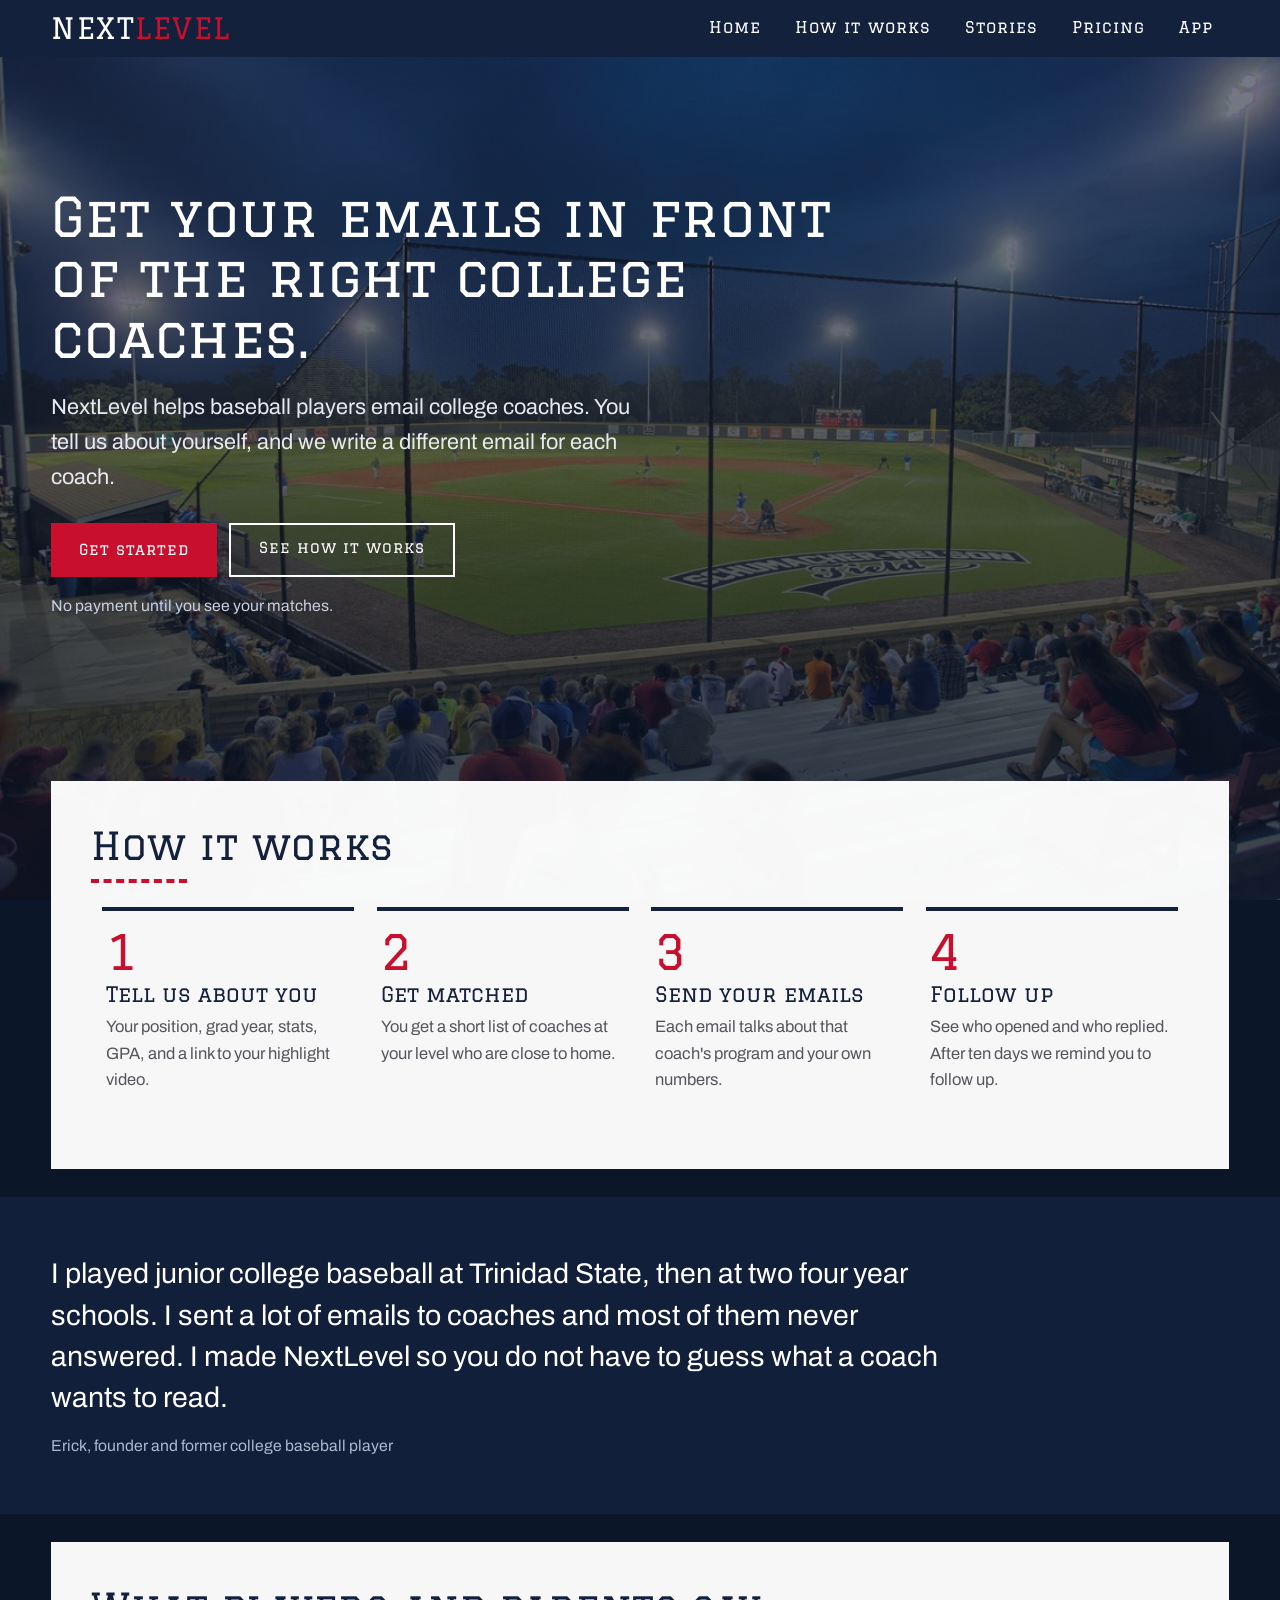
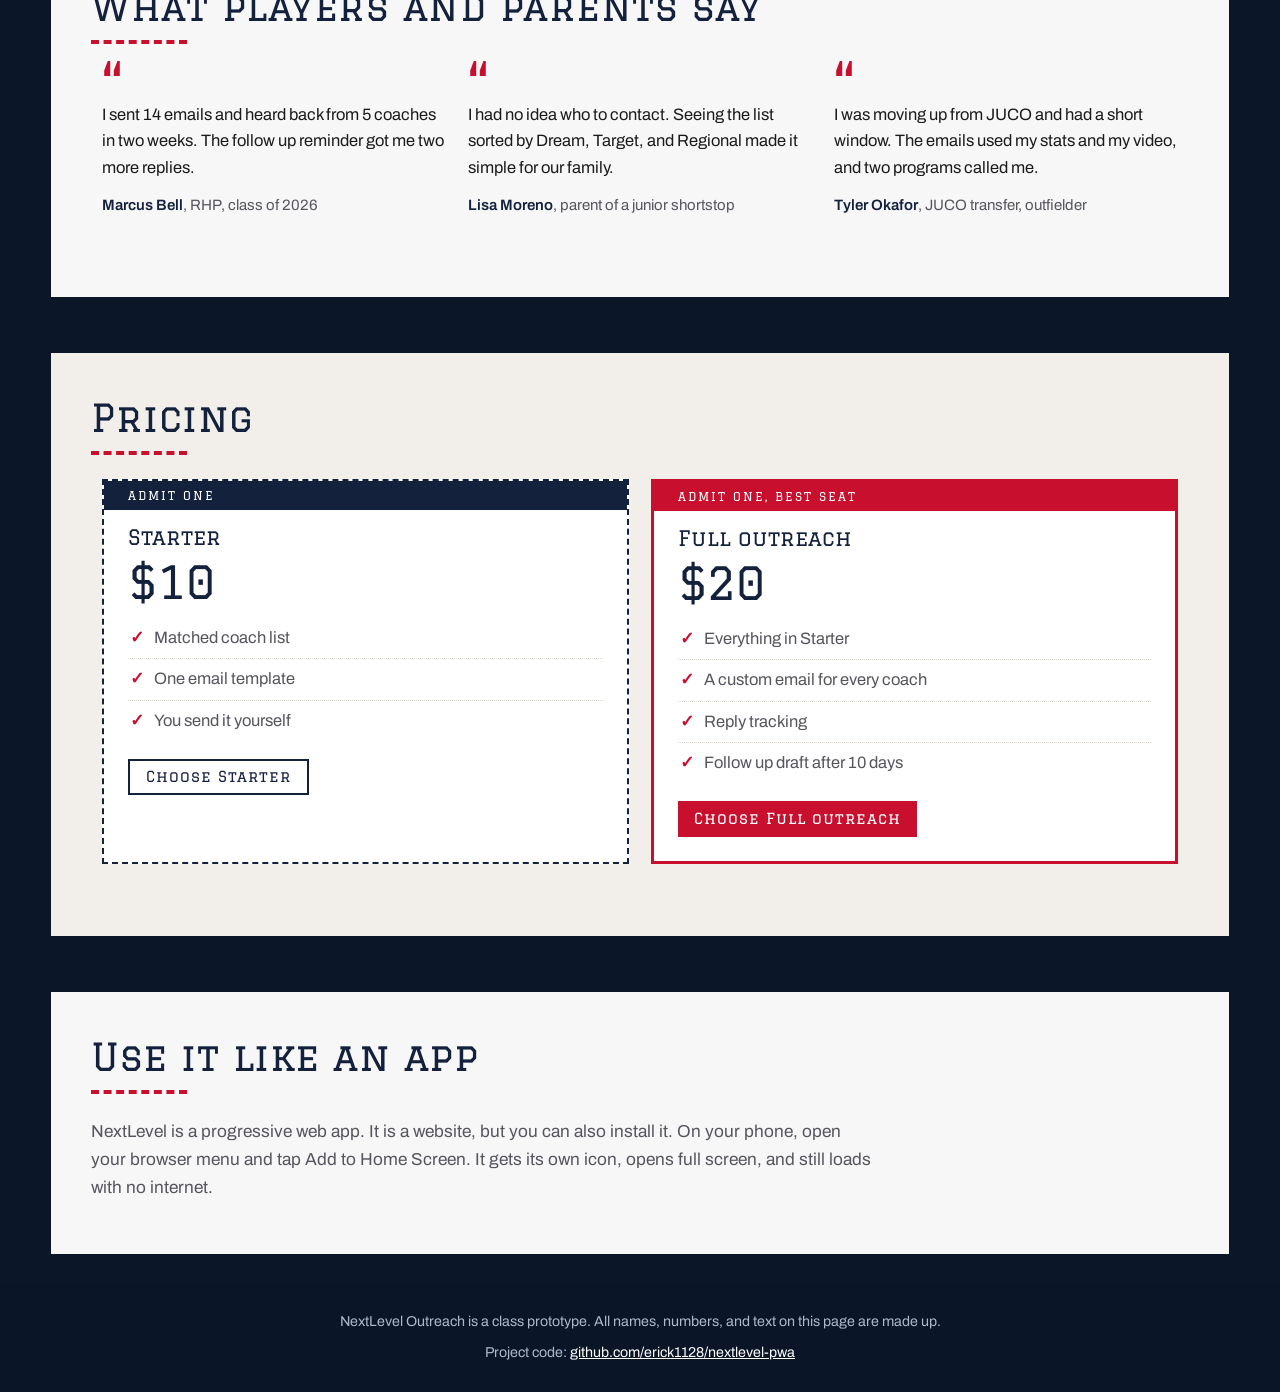
<file: index.html>
<!DOCTYPE html>
<html lang="en">
<head>
  <meta charset="utf-8">
  <meta name="viewport" content="width=device-width, initial-scale=1">
  <title>NextLevel Outreach</title>
  <meta name="theme-color" content="#14213D">
  <meta name="description" content="NextLevel Outreach helps baseball players email the right college coaches.">
  <link rel="manifest" href="manifest.json">
  <link rel="icon" href="images/icon-192.png">
  <link rel="apple-touch-icon" href="images/icon-192.png">
  <link rel="stylesheet" href="https://cdnjs.cloudflare.com/ajax/libs/materialize/1.0.0/css/materialize.min.css">
  <link rel="stylesheet" href="css/fonts.css">
  <link rel="stylesheet" href="css/styles.css">
</head>
<body id="top">

<!-- Menu -->
<nav class="nl-nav" role="navigation">
  <div class="container nav-inner">
    <a href="#top" class="brand">NEXT<span>LEVEL</span></a>
    <ul>
      <li><a href="#top">Home</a></li>
      <li><a href="#how">How it works</a></li>
      <li><a href="#stories">Stories</a></li>
      <li><a href="#pricing">Pricing</a></li>
      <li><a href="#app">App</a></li>
    </ul>
  </div>
</nav>

<main>

  <!-- Top of the page: photo with text on top -->
  <header class="hero">
    <div class="container">
      <div class="hero-text">
        <h1>Get your emails in front of the right college coaches.</h1>
        <p class="lead">NextLevel helps baseball players email college coaches. You tell us about yourself, and we write a different email for each coach.</p>
        <div class="cta-row">
          <a href="#popup-full" class="btn btn-large">Get started</a>
          <a href="#how" class="btn btn-large btn-ghost">See how it works</a>
        </div>
        <p class="small-note">No payment until you see your matches.</p>
      </div>
    </div>
  </header>

  <!-- How it works -->
  <section class="block" id="how">
    <div class="container">
      <h2>How it works</h2>
      <div class="row equal">
        <div class="col s12 m6 l3"><div class="step">
          <div class="num">1</div>
          <h3>Tell us about you</h3>
          <p>Your position, grad year, stats, GPA, and a link to your highlight video.</p>
        </div></div>
        <div class="col s12 m6 l3"><div class="step">
          <div class="num">2</div>
          <h3>Get matched</h3>
          <p>You get a short list of coaches at your level who are close to home.</p>
        </div></div>
        <div class="col s12 m6 l3"><div class="step">
          <div class="num">3</div>
          <h3>Send your emails</h3>
          <p>Each email talks about that coach's program and your own numbers.</p>
        </div></div>
        <div class="col s12 m6 l3"><div class="step">
          <div class="num">4</div>
          <h3>Follow up</h3>
          <p>See who opened and who replied. After ten days we remind you to follow up.</p>
        </div></div>
      </div>
    </div>
  </section>

  <!-- Founder note -->
  <section class="founder-band">
    <div class="container">
      <p class="founder-text">I played junior college baseball at Trinidad State, then at two four year schools. I sent a lot of emails to coaches and most of them never answered. I made NextLevel so you do not have to guess what a coach wants to read.</p>
      <p class="founder-by">Erick, founder and former college baseball player</p>
    </div>
  </section>

  <!-- Testimonials -->
  <section class="block" id="stories">
    <div class="container">
      <h2>What players and parents say</h2>
      <div class="row">
        <div class="col s12 m4"><figure class="quote">
          <blockquote>I sent 14 emails and heard back from 5 coaches in two weeks. The follow up reminder got me two more replies.</blockquote>
          <figcaption><b>Marcus Bell</b>, RHP, class of 2026</figcaption>
        </figure></div>
        <div class="col s12 m4"><figure class="quote">
          <blockquote>I had no idea who to contact. Seeing the list sorted by Dream, Target, and Regional made it simple for our family.</blockquote>
          <figcaption><b>Lisa Moreno</b>, parent of a junior shortstop</figcaption>
        </figure></div>
        <div class="col s12 m4"><figure class="quote">
          <blockquote>I was moving up from JUCO and had a short window. The emails used my stats and my video, and two programs called me.</blockquote>
          <figcaption><b>Tyler Okafor</b>, JUCO transfer, outfielder</figcaption>
        </figure></div>
      </div>
    </div>
  </section>

  <!-- Pricing: ticket style -->
  <section class="block tint" id="pricing">
    <div class="container">
      <h2>Pricing</h2>
      <div class="row equal">
        <div class="col s12 m6">
          <div class="ticket">
            <div class="ticket-top">Admit one</div>
            <h3>Starter</h3>
            <div class="price">$10</div>
            <ul>
              <li>Matched coach list</li>
              <li>One email template</li>
              <li>You send it yourself</li>
            </ul>
            <a href="#popup-starter" class="btn btn-ghost-dark">Choose Starter</a>
          </div>
        </div>
        <div class="col s12 m6">
          <div class="ticket featured">
            <div class="ticket-top">Admit one, best seat</div>
            <h3>Full outreach</h3>
            <div class="price">$20</div>
            <ul>
              <li>Everything in Starter</li>
              <li>A custom email for every coach</li>
              <li>Reply tracking</li>
              <li>Follow up draft after 10 days</li>
            </ul>
            <a href="#popup-full" class="btn">Choose Full outreach</a>
          </div>
        </div>
      </div>
    </div>
  </section>

  <!-- PWA note -->
  <section class="block" id="app">
    <div class="container">
      <h2>Use it like an app</h2>
      <p class="app-text">NextLevel is a progressive web app. It is a website, but you can also install it. On your phone, open your browser menu and tap Add to Home Screen. It gets its own icon, opens full screen, and still loads with no internet.</p>
    </div>
  </section>

</main>

<footer class="nl-footer">
  <div class="container">
    <p>NextLevel Outreach is a class prototype. All names, numbers, and text on this page are made up.</p>
    <p>Project code: <a href="https://github.com/erick1128/nextlevel-pwa">github.com/erick1128/nextlevel-pwa</a></p>
  </div>
</footer>

<!-- Popup: popup-full -->
<div id="popup-full" class="popup">
  <a href="#!" class="popup-bg" aria-label="Close popup"></a>
  <div class="popup-box" role="dialog" aria-labelledby="popup-full-title">
    <h4 id="popup-full-title">Create your profile</h4>
    <p>You will see your matches before you pay anything.</p>
    <div class="field"><label for="popup-full-name">Name</label><input class="browser-default" id="popup-full-name" type="text"></div>
    <div class="field"><label for="popup-full-email">Email</label><input class="browser-default" id="popup-full-email" type="email"></div>
    <div class="field"><label for="popup-full-plan">Plan</label>
      <select class="browser-default" id="popup-full-plan"><option>Starter, $10</option><option selected>Full outreach, $20</option></select>
    </div>
    <div class="popup-actions">
      <a href="#!" class="btn-flat">Cancel</a>
      <a href="#thanks" class="btn">Create profile</a>
    </div>
  </div>
</div>
<!-- Popup: popup-starter -->
<div id="popup-starter" class="popup">
  <a href="#!" class="popup-bg" aria-label="Close popup"></a>
  <div class="popup-box" role="dialog" aria-labelledby="popup-starter-title">
    <h4 id="popup-starter-title">Create your profile</h4>
    <p>You will see your matches before you pay anything.</p>
    <div class="field"><label for="popup-starter-name">Name</label><input class="browser-default" id="popup-starter-name" type="text"></div>
    <div class="field"><label for="popup-starter-email">Email</label><input class="browser-default" id="popup-starter-email" type="email"></div>
    <div class="field"><label for="popup-starter-plan">Plan</label>
      <select class="browser-default" id="popup-starter-plan"><option selected>Starter, $10</option><option>Full outreach, $20</option></select>
    </div>
    <div class="popup-actions">
      <a href="#!" class="btn-flat">Cancel</a>
      <a href="#thanks" class="btn">Create profile</a>
    </div>
  </div>
</div>

<!-- Popup: thank you -->
<div id="thanks" class="popup">
  <a href="#!" class="popup-bg" aria-label="Close popup"></a>
  <div class="popup-box" role="dialog" aria-labelledby="thanks-title">
    <h4 id="thanks-title">Thanks!</h4>
    <p>This is a prototype, so nothing was saved.</p>
    <div class="popup-actions"><a href="#top" class="btn">Back to the top</a></div>
  </div>
</div>

<!-- PWA: registers the service worker so the page works offline -->
<script src="js/app.js"></script>
</body>
</html>
</file>
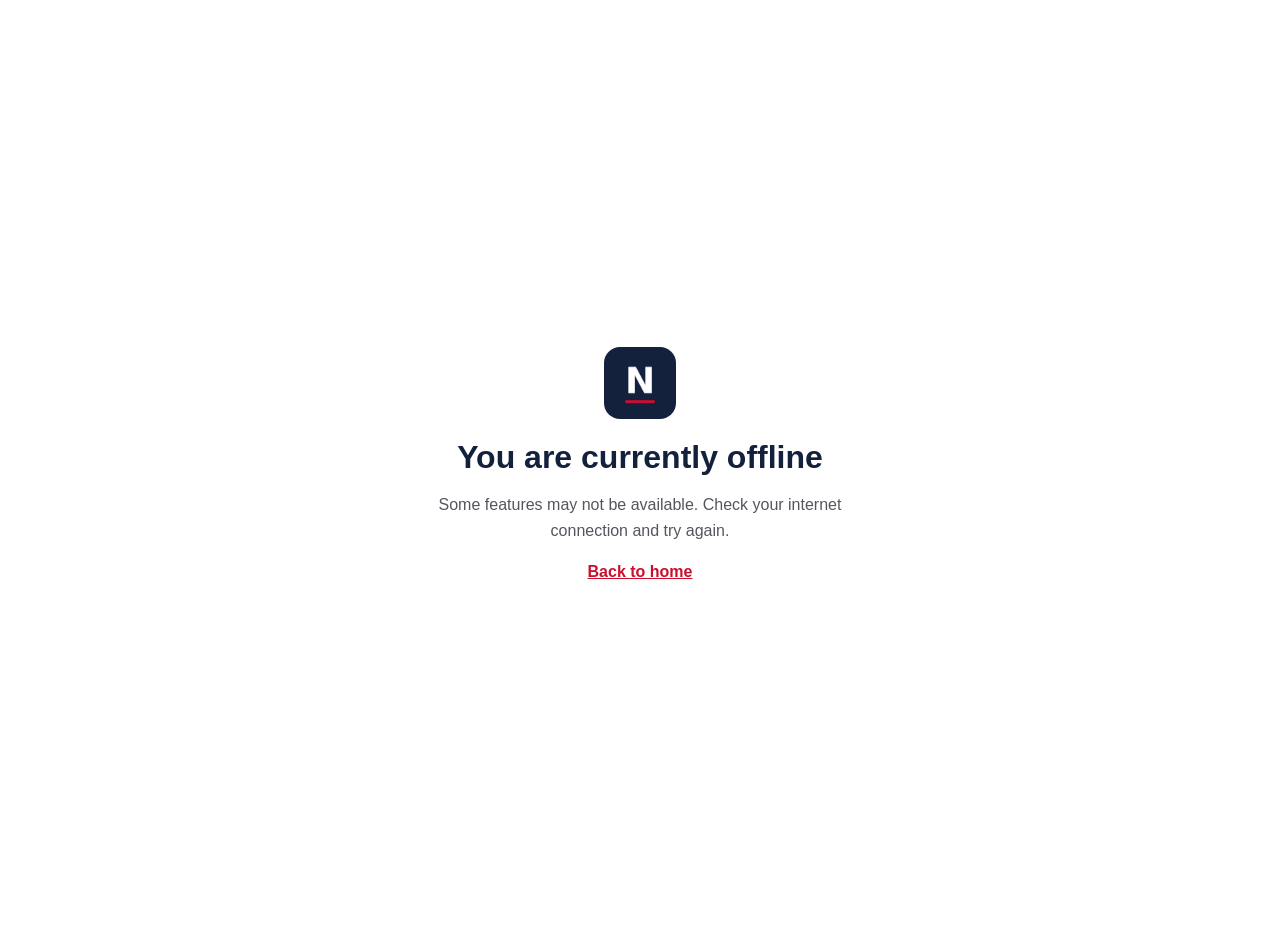
<file: offline.html>
<!DOCTYPE html>
<html lang="en">
<head>
  <meta charset="utf-8">
  <meta name="viewport" content="width=device-width, initial-scale=1">
  <title>Offline | NextLevel Outreach</title>
  <meta name="theme-color" content="#14213D">
  <link rel="icon" href="images/icon-192.png">
  <style>
    body { background: #fff; color: #14213D; font-family: Arial, sans-serif; display: flex; min-height: 100vh; align-items: center; justify-content: center; text-align: center; padding: 24px; margin: 0; }
    img { width: 72px; height: 72px; border-radius: 16px; margin-bottom: 16px; }
    h1 { margin: 0 0 12px; }
    p { color: #55555E; line-height: 1.6; max-width: 420px; }
    a { color: #C8102E; font-weight: bold; }
  </style>
</head>
<body>
  <div>
    <img src="images/icon-192.png" alt="NextLevel icon">
    <h1>You are currently offline</h1>
    <p>Some features may not be available. Check your internet connection and try again.</p>
    <p><a href="index.html">Back to home</a></p>
  </div>
</body>
</html>
</file>
<file: css/fonts.css>
/* Fonts saved inside the project so they work offline */
@font-face { font-family: "Graduate"; font-style: normal; font-weight: 400; font-display: swap; src: url("../fonts/graduate-latin-400-normal.woff2") format("woff2"); }
@font-face { font-family: "Archivo"; font-style: normal; font-weight: 400; font-display: swap; src: url("../fonts/archivo-latin-400-normal.woff2") format("woff2"); }
@font-face { font-family: "Archivo"; font-style: normal; font-weight: 600; font-display: swap; src: url("../fonts/archivo-latin-600-normal.woff2") format("woff2"); }
</file>
<file: css/styles.css>
:root {
  --navy: #14213D;
  --navy-dark: #0C1629;
  --red: #C8102E;
  --red-dark: #9F0C24;
  --cream: #FAF7F2;
  --ink: #1B1B1B;
  --muted: #55555E;
  --line: #D9D4CB;
  --head: "Graduate", Georgia, serif;
  --body: "Archivo", "Helvetica Neue", Arial, sans-serif;
}

html { scroll-behavior: smooth; }
body { color: var(--ink); font-family: var(--body); font-size: 1.1rem; line-height: 1.6; }

h1, h2, h3, h4, .brand, .price, .num, .ticket-top {
  font-family: var(--head);
  font-weight: 400;
  line-height: 1.12;
  color: var(--navy);
}
h1 { font-size: 3rem; margin: 0 0 1.1rem; letter-spacing: 0.5px; }
h2 { font-size: 2.1rem; margin: 0 0 1.6rem; letter-spacing: 0.5px; }
/* red dashed line under each heading, like baseball stitching */
h2::after { content: ""; display: block; width: 96px; border-top: 4px dashed var(--red); margin-top: 12px; }
h3 { font-size: 1.3rem; margin: 0 0 0.5rem; }
h4 { font-size: 1.6rem; margin: 0 0 0.5rem; }
p { color: var(--muted); }
a { color: var(--red); }

a:focus-visible, button:focus-visible, .btn:focus-visible, input:focus-visible, select:focus-visible {
  outline: 3px solid #F2B705;
  outline-offset: 2px;
}

/* Menu bar (works on phones too, the links wrap) */
nav.nl-nav { background: var(--navy); height: auto; line-height: normal; box-shadow: none; }
nav.nl-nav .nav-inner { display: flex; align-items: center; justify-content: space-between; flex-wrap: wrap; gap: 4px 24px; padding-top: 10px; padding-bottom: 10px; }
nav.nl-nav .brand { font-size: 1.6rem; letter-spacing: 1.5px; color: #fff; }
nav.nl-nav .brand span { color: var(--red); }
nav.nl-nav ul { display: flex; flex-wrap: wrap; gap: 2px; margin: 0; }
nav.nl-nav ul li { float: none; }
nav.nl-nav ul a { display: block; padding: 6px 12px; color: #fff; font-family: var(--head); font-weight: 400; font-size: 0.95rem; letter-spacing: 1px; border-bottom: 3px solid transparent; }
nav.nl-nav ul a:hover { border-bottom-color: var(--red); }

/* Buttons */
.btn, .btn-large {
  background: var(--red);
  color: #fff;
  font-family: var(--head);
  font-weight: 400;
  font-size: 1rem;
  text-transform: none;
  letter-spacing: 1px;
  border-radius: 0;
  box-shadow: none;
}
.btn:hover, .btn-large:hover, .btn:focus { background: var(--red-dark); box-shadow: none; }
.btn-flat { color: var(--navy); font-family: var(--head); font-weight: 400; font-size: 1rem; text-transform: none; letter-spacing: 1px; }
.btn-flat:hover { background: var(--cream); }
.btn-ghost { background: transparent; color: #fff; border: 2px solid #fff; line-height: 46px; }
.btn-ghost:hover, .btn-ghost:focus { background: #fff; color: var(--navy); }
.btn-ghost-dark { background: transparent; color: var(--navy); border: 2px solid var(--navy); line-height: 32px; }
.btn-ghost-dark:hover, .btn-ghost-dark:focus { background: var(--navy); color: #fff; }

/* Top of the page */
.hero { padding: 96px 0 88px; }
.hero-text { max-width: 44rem; }
.hero h1 { color: #fff; }
.hero .lead { color: #E7EAF1; font-size: 1.25rem; max-width: 34rem; }
.hero .small-note { color: #C9D0DF; margin-top: 16px; font-size: 1.05rem; }
.cta-row { display: flex; gap: 12px; flex-wrap: wrap; margin-top: 28px; }

.block { padding: 64px 0; }
.tint { background: transparent; }

/* How it works */
.row.equal { display: flex; flex-wrap: wrap; }
.row.equal > .col { display: flex; }
.step { width: 100%; border-top: 4px solid var(--navy); padding: 14px 4px 8px; margin-bottom: 12px; }
.step .num { font-size: 2.8rem; color: var(--red); margin-bottom: 4px; }
.step p { margin: 0; font-size: 1.1rem; }

/* Founder note */
.founder-band { background: rgba(20, 33, 61, 0.88); padding: 56px 0; }
.founder-text { color: #fff; font-size: 1.45rem; line-height: 1.45; max-width: 46rem; margin: 0 0 14px; }
.founder-by { color: #AEB8CE; margin: 0; font-size: 1.05rem; }

/* Testimonials */
figure.quote { margin: 0 0 24px; padding: 0; }
figure.quote blockquote { margin: 0 0 12px; padding: 0; border: none; font-size: 1.1rem; color: var(--ink); position: relative; padding-top: 34px; }
figure.quote blockquote::before { content: "\201C"; position: absolute; top: -12px; left: -2px; font-family: var(--head); font-size: 4rem; color: var(--red); line-height: 1; }
figure.quote figcaption { font-size: 1rem; color: var(--muted); }
figure.quote figcaption b { color: var(--navy); font-weight: 600; }

/* Pricing tickets */
.ticket { width: 100%; background: #fff; border: 2px dashed var(--navy); padding: 0 24px 24px; margin-bottom: 16px; }
.ticket.featured { border-color: var(--red); border-style: solid; border-width: 3px; }
.ticket-top { background: var(--navy); color: #fff; margin: 0 -24px 16px; padding: 8px 24px; font-size: 0.8rem; text-transform: uppercase; letter-spacing: 2px; }
.ticket.featured .ticket-top { background: var(--red); color: #fff; }
.ticket .price { font-size: 3rem; margin: 2px 0 10px; }
.ticket ul { margin: 0 0 18px; }
.ticket ul li { padding: 7px 0 7px 26px; position: relative; color: var(--muted); border-top: 1px dotted var(--line); }
.ticket ul li:first-child { border-top: none; }
.ticket ul li::before { content: "\2713"; position: absolute; left: 2px; color: var(--red); font-weight: 700; }

.app-text { max-width: 42rem; font-size: 1.15rem; }

/* Popups: pure CSS. A popup shows when its link is clicked (the :target rule). */
.popup { display: none; position: fixed; top: 0; right: 0; bottom: 0; left: 0; z-index: 1000; background: rgba(12, 22, 41, 0.7); align-items: center; justify-content: center; padding: 16px; }
.popup:target { display: flex; }
.popup-bg { position: absolute; top: 0; right: 0; bottom: 0; left: 0; }
.popup-box { position: relative; background: #fff; width: 100%; max-width: 440px; padding: 26px; border-top: 6px solid var(--red); max-height: 100%; overflow-y: auto; }
.popup-actions { display: flex; justify-content: flex-end; gap: 8px; margin-top: 20px; }

.field label { display: block; font-weight: 600; font-size: 1rem; color: var(--navy); margin: 14px 0 4px; }
.field input, .field select { display: block; width: 100%; height: auto; margin: 0; padding: 10px 12px; border: 1px solid #9AA0AE; border-radius: 0; background: #fff; color: var(--ink); font-family: var(--body); font-size: 1.1rem; box-sizing: border-box; }
.field input:focus, .field select:focus { border-color: var(--red); }

footer.nl-footer { padding: 28px 0; background: rgba(12, 22, 41, 0.92); text-align: center; }
footer.nl-footer p { font-size: 0.95rem; margin: 0; color: #AEB8CE; }
footer.nl-footer p + p { margin-top: 8px; }
footer.nl-footer a { color: #fff; text-decoration: underline; }

@media (max-width: 600px) {
  h1 { font-size: 2.1rem; }
  h2 { font-size: 1.7rem; }
  .hero { padding: 56px 0 52px; }
  .founder-text { font-size: 1.2rem; }
  .block { padding: 44px 0; }
  nav.nl-nav .nav-inner { justify-content: center; }
}

@media (prefers-reduced-motion: reduce) {
  html { scroll-behavior: auto; }
}

/* ---------- Make it feel like a real web app on a computer ---------- */

/* Use more of the screen (Materialize only uses 70% by default) */
.container { width: 92%; max-width: 1240px; }

/* Menu bar stays at the top while you scroll, like an app bar */
nav.nl-nav { position: sticky; top: 0; z-index: 100; }
[id] { scroll-margin-top: 72px; }

/* Bigger type and more room on large screens */
@media (min-width: 993px) {
  h1 { font-size: 3.6rem; }
  h2 { font-size: 2.5rem; }
  h3 { font-size: 1.4rem; }
  nav.nl-nav .brand { font-size: 1.9rem; }
  nav.nl-nav ul a { font-size: 1.05rem; padding: 8px 16px; }
  .hero { padding: 130px 0 120px; }
  .hero-text { max-width: 54rem; }
  .hero .lead { font-size: 1.45rem; max-width: 40rem; }
  .block { padding: 84px 0; }
  .founder-text { font-size: 1.9rem; max-width: 60rem; }
  .step .num { font-size: 3.2rem; }
  .app-text { max-width: 52rem; }
}


/* ---------- Stadium photo as the background of the whole page ---------- */
html { background: var(--navy-dark); }
body { background: transparent; }

/* The photo is fixed behind everything, with a dark navy tint so text stays readable.
   A fixed layer is used instead of background-attachment, because phones handle it better. */
body::before {
  content: "";
  position: fixed;
  top: 0; right: 0; bottom: 0; left: 0;
  z-index: -1;
  background-image: linear-gradient(rgba(12, 22, 41, 0.55), rgba(12, 22, 41, 0.78)), url("../images/hero.jpg");
  background-size: cover;
  background-position: center;
}

/* Content sits on white panels so it is easy to read over the photo */
.block { padding: 28px 0; }
.block > .container { background: rgba(255, 255, 255, 0.97); padding: 44px 40px 36px; }
.block.tint > .container { background: rgba(250, 247, 242, 0.97); }

@media (max-width: 600px) {
  .block { padding: 18px 0; }
  .block > .container { padding: 28px 18px 22px; }
  /* On a phone the menu wraps into two rows, so let it scroll away to save space */
  nav.nl-nav { position: static; }
  [id] { scroll-margin-top: 12px; }
}
</file>
